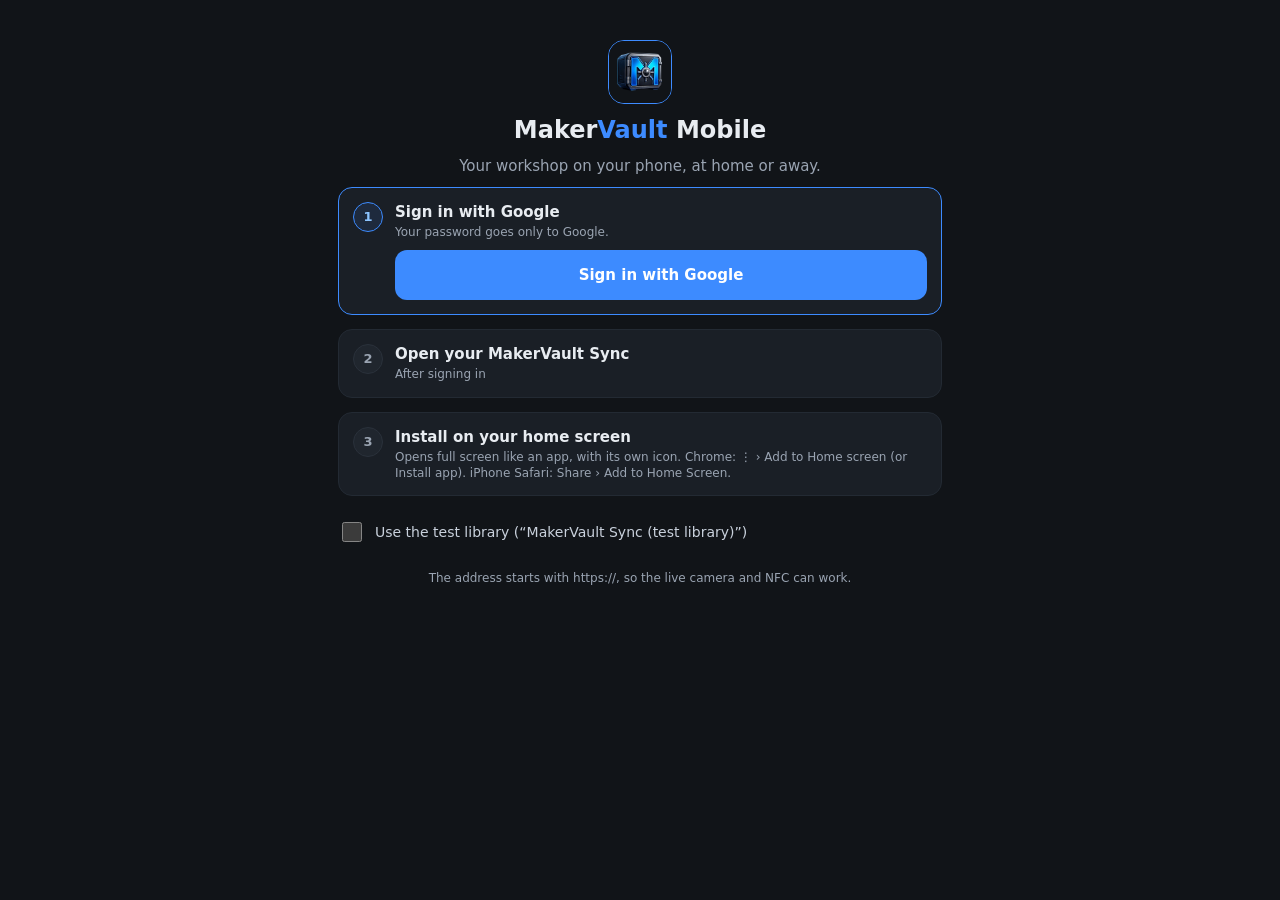
<file: index.html>
<!doctype html>
<html lang="en">
<head>
<meta charset="utf-8">
<meta name="viewport" content="width=device-width, initial-scale=1, viewport-fit=cover">
<meta name="theme-color" content="#111418">
<meta name="color-scheme" content="dark">
<meta name="apple-mobile-web-app-capable" content="yes">
<meta name="mobile-web-app-capable" content="yes">
<meta name="apple-mobile-web-app-title" content="MakerVault">
<meta name="referrer" content="no-referrer">
<meta http-equiv="Content-Security-Policy" content="default-src 'self'; script-src 'self'; style-src 'self' 'unsafe-inline'; img-src 'self' data: blob:; media-src 'self' blob:; connect-src 'self' https://www.googleapis.com https://openidconnect.googleapis.com https://oauth2.googleapis.com; form-action 'none'; base-uri 'none'">
<title>MakerVault Mobile</title>
<link rel="manifest" href="manifest.webmanifest">
<link rel="icon" href="icon-192.png">
<link rel="apple-touch-icon" href="icon-192.png">
<link rel="stylesheet" href="app.css">
<script src="config.js"></script>
<script src="sync-tables.js"></script>
<script src="engine.js"></script>
<script src="store.js"></script>
<script src="drive.js"></script>
<script src="supplyscan.js"></script>
<script src="zxing.min.js" defer></script>
<script src="app.js" defer></script>
</head>
<body>
<div id="app"><div class="loading">Opening MakerVault Mobile…</div></div>
<noscript><p class="loading">MakerVault Mobile needs JavaScript turned on in this browser.</p></noscript>
</body>
</html>
</file>
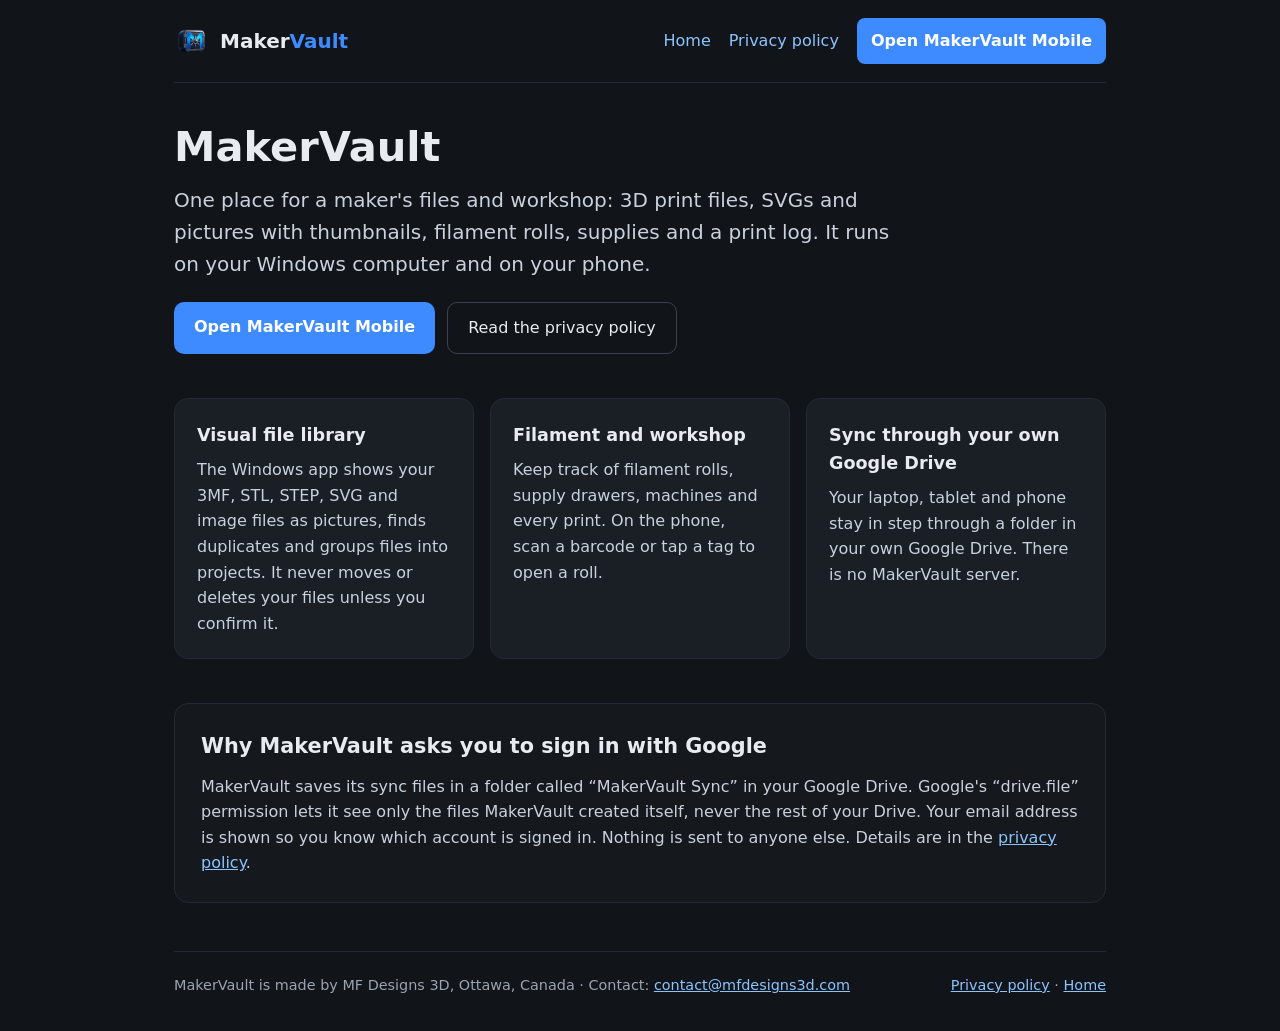
<file: home.html>
<!doctype html>
<html lang="en">
<head>
<meta charset="utf-8">
<meta name="viewport" content="width=device-width, initial-scale=1">
<meta name="color-scheme" content="dark">
<meta name="theme-color" content="#111418">
<meta name="referrer" content="no-referrer">
<meta http-equiv="Content-Security-Policy" content="default-src 'self'; img-src 'self'; style-src 'self'; script-src 'none'; form-action 'none'; base-uri 'none'">
<link rel="icon" href="icon-192.png">
<link rel="stylesheet" href="site.css">
<title>MakerVault — files, filament and workshop for makers</title>
<meta name="description" content="MakerVault keeps a maker's 3D print files, SVGs, filament, supplies and print log in one place, on Windows and on the phone.">
</head>
<body>
<div class="wrap">
<header>
  <a class="brand" href="home.html"><img src="icon-192.png" alt="" width="36" height="36"><span>Maker<b>Vault</b></span></a>
  <nav aria-label="Site"><a href="home.html">Home</a><a href="privacy.html">Privacy policy</a><a class="btn primary" href="./">Open MakerVault Mobile</a></nav>
</header>
<main>
  <section>
    <h1>MakerVault</h1>
    <p class="lead">One place for a maker's files and workshop: 3D print files, SVGs and pictures with thumbnails, filament rolls, supplies and a print log. It runs on your Windows computer and on your phone.</p>
    <div class="buttons"><a class="btn primary" href="./">Open MakerVault Mobile</a><a class="btn ghost" href="privacy.html">Read the privacy policy</a></div>
  </section>
  <div class="cards">
    <div class="card"><h2>Visual file library</h2><p>The Windows app shows your 3MF, STL, STEP, SVG and image files as pictures, finds duplicates and groups files into projects. It never moves or deletes your files unless you confirm it.</p></div>
    <div class="card"><h2>Filament and workshop</h2><p>Keep track of filament rolls, supply drawers, machines and every print. On the phone, scan a barcode or tap a tag to open a roll.</p></div>
    <div class="card"><h2>Sync through your own Google Drive</h2><p>Your laptop, tablet and phone stay in step through a folder in your own Google Drive. There is no MakerVault server.</p></div>
  </div>
  <div class="panel">
    <h2>Why MakerVault asks you to sign in with Google</h2>
    <p>MakerVault saves its sync files in a folder called “MakerVault Sync” in your Google Drive. Google's “drive.file” permission lets it see only the files MakerVault created itself, never the rest of your Drive. Your email address is shown so you know which account is signed in. Nothing is sent to anyone else. Details are in the <a href="privacy.html">privacy policy</a>.</p>
  </div>
</main>
<footer>
  <span>MakerVault is made by MF Designs 3D, Ottawa, Canada · Contact: <a href="mailto:contact@mfdesigns3d.com">contact@mfdesigns3d.com</a></span>
  <span><a href="privacy.html">Privacy policy</a> · <a href="home.html">Home</a></span>
</footer>
</div>
</body>
</html>
</file>
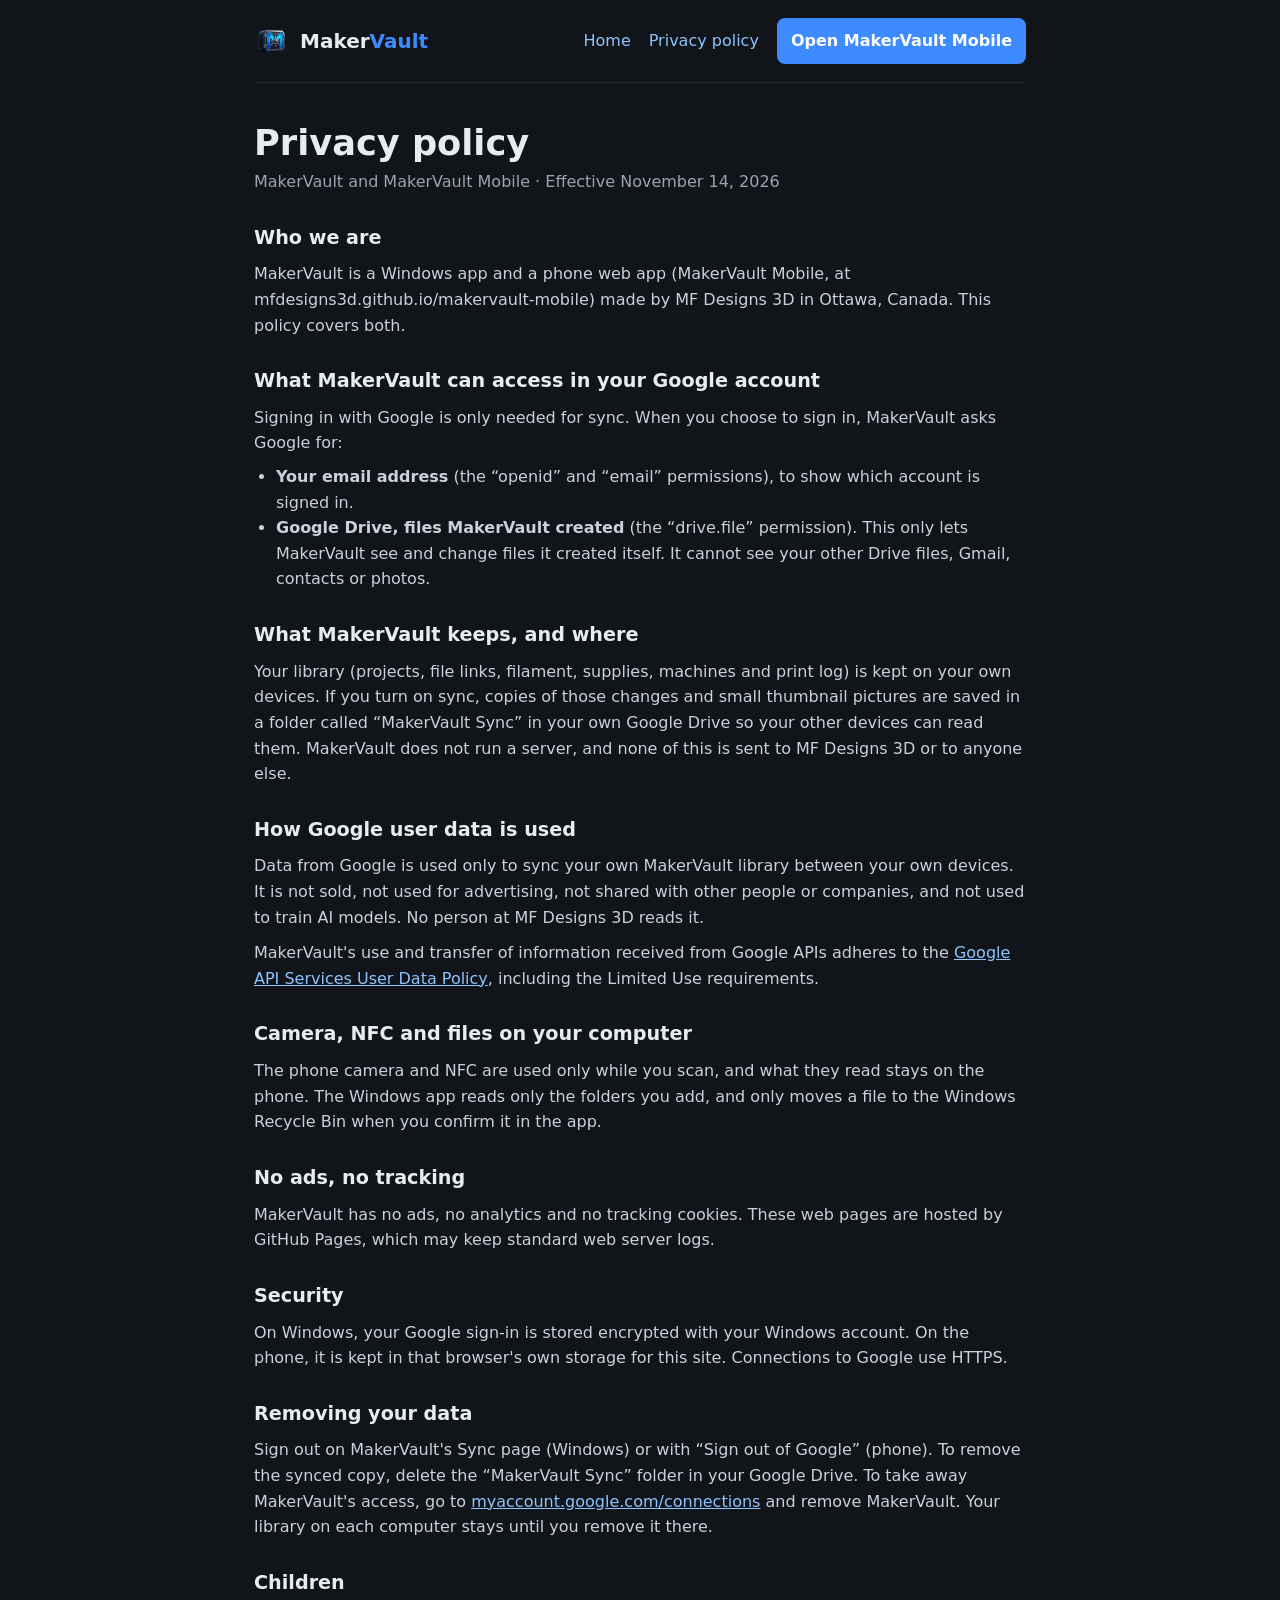
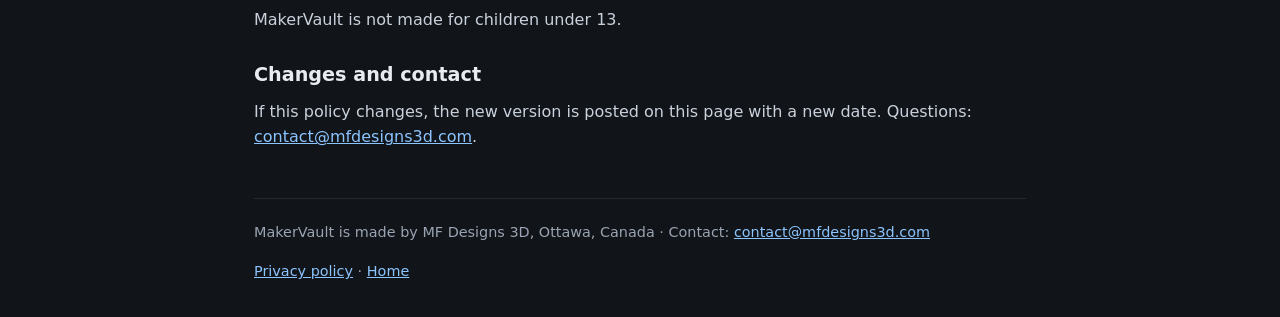
<file: privacy.html>
<!doctype html>
<html lang="en">
<head>
<meta charset="utf-8">
<meta name="viewport" content="width=device-width, initial-scale=1">
<meta name="color-scheme" content="dark">
<meta name="theme-color" content="#111418">
<meta name="referrer" content="no-referrer">
<meta http-equiv="Content-Security-Policy" content="default-src 'self'; img-src 'self'; style-src 'self'; script-src 'none'; form-action 'none'; base-uri 'none'">
<link rel="icon" href="icon-192.png">
<link rel="stylesheet" href="site.css">
<title>MakerVault privacy policy</title>
<meta name="description" content="How MakerVault and MakerVault Mobile use your Google account and your data.">
</head>
<body>
<div class="wrap narrow">
<header>
  <a class="brand" href="home.html"><img src="icon-192.png" alt="" width="36" height="36"><span>Maker<b>Vault</b></span></a>
  <nav aria-label="Site"><a href="home.html">Home</a><a href="privacy.html">Privacy policy</a><a class="btn primary" href="./">Open MakerVault Mobile</a></nav>
</header>
<main class="policy">
  <div><h1>Privacy policy</h1><div class="date">MakerVault and MakerVault Mobile · Effective November 14, 2026</div></div>
  <section><h2>Who we are</h2><p>MakerVault is a Windows app and a phone web app (MakerVault Mobile, at mfdesigns3d.github.io/makervault-mobile) made by MF Designs 3D in Ottawa, Canada. This policy covers both.</p></section>
  <section><h2>What MakerVault can access in your Google account</h2>
    <p>Signing in with Google is only needed for sync. When you choose to sign in, MakerVault asks Google for:</p>
    <ul>
      <li><b>Your email address</b> (the “openid” and “email” permissions), to show which account is signed in.</li>
      <li><b>Google Drive, files MakerVault created</b> (the “drive.file” permission). This only lets MakerVault see and change files it created itself. It cannot see your other Drive files, Gmail, contacts or photos.</li>
    </ul></section>
  <section><h2>What MakerVault keeps, and where</h2><p>Your library (projects, file links, filament, supplies, machines and print log) is kept on your own devices. If you turn on sync, copies of those changes and small thumbnail pictures are saved in a folder called “MakerVault Sync” in your own Google Drive so your other devices can read them. MakerVault does not run a server, and none of this is sent to MF Designs 3D or to anyone else.</p></section>
  <section><h2>How Google user data is used</h2><p>Data from Google is used only to sync your own MakerVault library between your own devices. It is not sold, not used for advertising, not shared with other people or companies, and not used to train AI models. No person at MF Designs 3D reads it.</p>
    <p>MakerVault's use and transfer of information received from Google APIs adheres to the <a href="https://developers.google.com/terms/api-services-user-data-policy">Google API Services User Data Policy</a>, including the Limited Use requirements.</p></section>
  <section><h2>Camera, NFC and files on your computer</h2><p>The phone camera and NFC are used only while you scan, and what they read stays on the phone. The Windows app reads only the folders you add, and only moves a file to the Windows Recycle Bin when you confirm it in the app.</p></section>
  <section><h2>No ads, no tracking</h2><p>MakerVault has no ads, no analytics and no tracking cookies. These web pages are hosted by GitHub Pages, which may keep standard web server logs.</p></section>
  <section><h2>Security</h2><p>On Windows, your Google sign-in is stored encrypted with your Windows account. On the phone, it is kept in that browser's own storage for this site. Connections to Google use HTTPS.</p></section>
  <section><h2>Removing your data</h2><p>Sign out on MakerVault's Sync page (Windows) or with “Sign out of Google” (phone). To remove the synced copy, delete the “MakerVault Sync” folder in your Google Drive. To take away MakerVault's access, go to <a href="https://myaccount.google.com/connections">myaccount.google.com/connections</a> and remove MakerVault. Your library on each computer stays until you remove it there.</p></section>
  <section><h2>Children</h2><p>MakerVault is not made for children under 13.</p></section>
  <section><h2>Changes and contact</h2><p>If this policy changes, the new version is posted on this page with a new date. Questions: <a href="mailto:contact@mfdesigns3d.com">contact@mfdesigns3d.com</a>.</p></section>
</main>
<footer>
  <span>MakerVault is made by MF Designs 3D, Ottawa, Canada · Contact: <a href="mailto:contact@mfdesigns3d.com">contact@mfdesigns3d.com</a></span>
  <span><a href="privacy.html">Privacy policy</a> · <a href="home.html">Home</a></span>
</footer>
</div>
</body>
</html>
</file>
<file: app.css>
/* MakerVault Mobile (Stage 12). Graphite dark theme, from the Stage 10 phone pages plus the approved Stage 12 phone boards. */
:root {
  --bg: #111418; --bar: #15191E; --card: #1A1F26; --line: #232A33; --field: #2A313B; --ring: #3A424D;
  --text: #E8ECF1; --soft: #C9D1DC; --muted: #9AA4B2; --faint: #6E7886;
  --blue: #3D8BFF; --blue-text: #8CC4FF; --blue-bg: #1E2A3D;
  --low: #FFC266; --low-bg: #2A2212; --low-line: #5A4520; --ok: #7EE29A; --bad: #FF8A80;
}
* { box-sizing: border-box; -webkit-tap-highlight-color: transparent; }
html, body { margin: 0; height: 100%; background: var(--bg); color: var(--text); }
body { font-family: "Segoe UI Variable Text", "Segoe UI", system-ui, -apple-system, Roboto, sans-serif; font-size: 15px; line-height: 1.35; }
button, input, select, textarea { font: inherit; color: inherit; }
button { cursor: pointer; }
button:disabled { opacity: .45; cursor: default; }
#app { min-height: 100%; display: flex; flex-direction: column; max-width: 640px; margin: 0 auto; }
.loading { padding: 40px 20px; color: var(--muted); text-align: center; }

header.top { position: sticky; top: 0; z-index: 5; background: var(--bg); padding: calc(14px + env(safe-area-inset-top)) 18px 10px; display: flex; align-items: center; gap: 6px; }
header.top .titles { flex: 1; min-width: 0; }
header.top h1 { margin: 0; font-size: 22px; font-weight: 600; overflow: hidden; text-overflow: ellipsis; white-space: nowrap; }
header.top .sub { color: var(--muted); font-size: 12px; margin-top: 2px; }
.back { width: 44px; height: 44px; border: 0; background: transparent; color: var(--soft); font-size: 28px; margin-left: -12px; line-height: 1; }
.conn { display: flex; align-items: center; gap: 6px; font-size: 12px; color: var(--ok); background: none; border: 0; padding: 6px 0; }
.conn i { width: 8px; height: 8px; border-radius: 4px; background: var(--ok); }
.conn.off { color: var(--bad); } .conn.off i { background: var(--bad); }
.link { border: 0; background: transparent; color: var(--blue-text); padding: 8px 4px; min-height: 44px; }

main { flex: 1; padding: 0 18px 110px; }
.search { display: flex; align-items: center; gap: 8px; height: 46px; padding: 0 12px; border: 1px solid var(--field); border-radius: 10px; background: var(--card); margin-bottom: 12px; }
.search svg { width: 18px; height: 18px; flex-shrink: 0; }
.search input { flex: 1; border: 0; background: transparent; outline: none; min-width: 0; font-size: 16px; }
.chips { display: flex; gap: 8px; overflow-x: auto; padding-bottom: 12px; margin: 0 -18px; padding-left: 18px; padding-right: 18px; scrollbar-width: none; }
.chips::-webkit-scrollbar { display: none; }
.chip { flex-shrink: 0; height: 36px; padding: 0 14px; border-radius: 18px; border: 1px solid var(--field); background: var(--card); font-size: 13px; }
.chip.on { border-color: var(--blue); background: var(--blue-bg); }

.grid { display: grid; grid-template-columns: repeat(2, minmax(0, 1fr)); gap: 12px; }
.pcard { text-align: left; padding: 0; border-radius: 12px; border: 1px solid var(--line); background: var(--card); overflow: hidden; }
.pic { height: 112px; background: #1C2633; display: flex; align-items: center; justify-content: center; position: relative; overflow: hidden; }
.pic img { width: 100%; height: 100%; object-fit: contain; padding: 6px; }
.pic .ph { color: var(--faint); font-size: 12px; text-align: center; padding: 8px; }
.pcard .t { padding: 8px 10px 10px; }
.pcard .n { font-weight: 600; font-size: 13px; overflow: hidden; text-overflow: ellipsis; white-space: nowrap; }
.pcard .s { color: var(--muted); font-size: 12px; margin-top: 2px; overflow: hidden; text-overflow: ellipsis; white-space: nowrap; }
.star { position: absolute; top: 6px; right: 8px; color: var(--low); font-size: 14px; }

.tiles { display: grid; grid-template-columns: repeat(2, minmax(0, 1fr)); gap: 10px; margin-bottom: 12px; }
.tile { text-align: left; background: var(--card); border-radius: 12px; padding: 10px 12px; border: 1px solid var(--line); }
.tile .l { color: var(--muted); font-size: 12px; } .tile .v { font-size: 24px; font-weight: 600; }
.tile.on { border-color: var(--blue); background: var(--blue-bg); }
.tile.warn .v { color: var(--low); } .tile.info .v { color: var(--blue-text); }

.rows { display: flex; flex-direction: column; gap: 8px; }
.frow { display: flex; align-items: center; gap: 12px; min-height: 62px; padding: 8px 12px; border-radius: 12px; border: 1px solid var(--line); background: var(--card); text-align: left; width: 100%; }
.frow.low { border-color: var(--low-line); background: var(--low-bg); }
.frow.on { border-color: var(--blue); background: var(--blue-bg); }
.sw { width: 30px; height: 30px; border-radius: 50%; border: 1px solid var(--ring); flex-shrink: 0; }
.frow .mid { flex: 1; min-width: 0; }
.frow .n { display: block; font-weight: 600; font-size: 14px; overflow: hidden; text-overflow: ellipsis; white-space: nowrap; }
.frow .s { display: block; color: var(--muted); font-size: 12px; margin-top: 2px; }
.frow .amt { font-size: 13px; font-weight: 600; color: var(--soft); white-space: nowrap; }
.frow.low .amt { color: var(--low); }
.frow input[type=radio] { width: 20px; height: 20px; accent-color: var(--blue); flex-shrink: 0; }

.box { background: var(--card); border: 1px solid var(--line); border-radius: 14px; padding: 14px; margin-bottom: 14px; }
.box h2 { margin: 0 0 10px; font-size: 14px; font-weight: 400; color: var(--soft); }
.spool { height: 130px; border-radius: 16px; background: var(--card); display: flex; align-items: center; justify-content: center; margin-bottom: 14px; }
.spool .ring { width: 96px; height: 96px; border-radius: 50%; border: 9px solid var(--field); display: flex; align-items: center; justify-content: center; }
.spool .hole { width: 28px; height: 28px; border-radius: 50%; background: var(--bg); }
.stepper { display: flex; align-items: center; }
.stepper .l { flex: 1; color: var(--soft); }
.stepper .num { width: 48px; text-align: center; font-size: 20px; font-weight: 600; }
.sq { width: 48px; height: 48px; border-radius: 12px; border: 1px solid var(--field); background: var(--bg); font-size: 22px; }
.roll { display: flex; flex-direction: column; gap: 8px; margin-bottom: 14px; }
.barline { display: flex; align-items: center; gap: 10px; }
.bar { flex: 1; height: 10px; border-radius: 5px; background: #243246; overflow: hidden; }
.bar b { display: block; height: 100%; border-radius: 5px; background: var(--blue); }
.bar.low b { background: var(--low); }
.pct { width: 48px; text-align: right; font-weight: 600; }
.btns { display: flex; gap: 8px; }
.btn { flex: 1; min-height: 46px; border-radius: 10px; border: 1px solid var(--field); background: var(--bg); padding: 0 10px; }
.btn.ghost { background: var(--card); }
.btn.primary { border: 0; background: var(--blue); color: #fff; font-weight: 600; }
.btn.dashed { border: 1px dashed var(--ring); background: transparent; color: var(--blue-text); }
.btn.danger { color: var(--bad); }
.wide { width: 100%; min-height: 50px; border-radius: 12px; }
.note { background: var(--card); border: 1px solid var(--line); border-radius: 12px; padding: 12px 14px; color: var(--muted); font-size: 13px; line-height: 1.45; margin-bottom: 14px; }
.note.blue { background: var(--blue-bg); border-color: var(--blue); color: var(--soft); }
.note.warn { background: var(--low-bg); border-color: var(--low-line); color: var(--soft); }
.muted { color: var(--muted); } .small { font-size: 12px; }
ol.steps { margin: 0 0 16px; padding-left: 20px; color: var(--soft); line-height: 1.6; }

label.field, div.field { display: block; margin-bottom: 12px; }
label.field span, div.field > span:first-child { display: block; color: var(--muted); font-size: 12px; margin-bottom: 4px; }
input.text, textarea.text, select.text { width: 100%; min-height: 48px; padding: 10px 12px; border-radius: 10px; border: 1px solid var(--field); background: var(--card); font-size: 16px; outline: none; }
input.text:focus, textarea.text:focus { border-color: var(--blue); }
textarea.text { min-height: 90px; resize: vertical; }
input.code { letter-spacing: 8px; text-align: center; font-size: 28px; font-weight: 600; }
.seg { display: flex; background: var(--bar); border: 1px solid var(--field); border-radius: 12px; padding: 4px; margin-bottom: 12px; }
.seg button { flex: 1; height: 40px; border: 0; border-radius: 9px; background: transparent; color: var(--soft); }
.seg button.on { background: var(--field); color: var(--text); }
.check { display: flex; align-items: center; gap: 10px; color: var(--soft); font-size: 14px; min-height: 44px; }
.check input { width: 20px; height: 20px; accent-color: var(--blue); }

.scanpad { border-radius: 18px; background: #05070A; border: 1px solid var(--line); height: 260px; display: flex; flex-direction: column; align-items: center; justify-content: center; gap: 14px; margin-bottom: 14px; text-align: center; padding: 16px; }
.frame { width: 220px; height: 130px; border: 3px solid var(--blue); border-radius: 18px; display: flex; align-items: center; justify-content: center; }
.frame i { width: 170px; height: 2px; background: var(--low); }
.scanpad img { max-width: 100%; max-height: 180px; border-radius: 10px; }
.result { background: var(--card); border: 1px solid var(--field); border-radius: 18px; padding: 16px; margin-bottom: 14px; }
.result .who { display: flex; align-items: center; gap: 12px; margin-bottom: 12px; }
.result .sw { width: 40px; height: 40px; }

.files { display: flex; flex-direction: column; gap: 6px; }
.file { display: flex; gap: 10px; align-items: center; padding: 8px 10px; background: var(--card); border: 1px solid var(--line); border-radius: 10px; }
.file .fi { width: 44px; height: 44px; border-radius: 8px; background: #1C2633; flex-shrink: 0; overflow: hidden; display: flex; align-items: center; justify-content: center; color: var(--faint); font-size: 10px; }
.file .fi img { width: 100%; height: 100%; object-fit: contain; }
.file .m { flex: 1; min-width: 0; }
.file .n { font-size: 13px; overflow: hidden; text-overflow: ellipsis; white-space: nowrap; }
.file .s { font-size: 11px; color: var(--muted); }
.big { height: 230px; border-radius: 14px; background: #1C2633; display: flex; align-items: center; justify-content: center; margin-bottom: 14px; overflow: hidden; }
.big img { width: 100%; height: 100%; object-fit: contain; }
.tags { display: flex; gap: 6px; flex-wrap: wrap; margin-bottom: 14px; }
.tag { font-size: 12px; padding: 4px 10px; border-radius: 12px; background: #222A35; color: var(--soft); }

nav.tabs { position: fixed; left: 0; right: 0; bottom: 0; z-index: 6; display: flex; border-top: 1px solid var(--line); background: var(--bar); padding: 6px 8px calc(10px + env(safe-area-inset-bottom)); }
nav.tabs .in { display: flex; width: 100%; max-width: 640px; margin: 0 auto; }
nav.tabs button { flex: 1; height: 56px; border: 0; background: transparent; display: flex; flex-direction: column; align-items: center; justify-content: center; gap: 4px; color: var(--muted); font-size: 11px; }
nav.tabs button.on { color: var(--blue-text); font-weight: 600; }
nav.tabs .scan span { width: 44px; height: 44px; border-radius: 22px; background: var(--blue); display: flex; align-items: center; justify-content: center; }
nav.tabs svg { width: 22px; height: 22px; }

.sheet-back { position: fixed; inset: 0; background: rgba(0,0,0,.55); z-index: 20; display: flex; align-items: flex-end; justify-content: center; }
.sheet { width: 100%; max-width: 640px; background: var(--card); border-radius: 18px 18px 0 0; border-top: 1px solid var(--field); padding: 18px 18px calc(18px + env(safe-area-inset-bottom)); }
.sheet h3 { margin: 0 0 12px; font-size: 17px; }
.quick { display: flex; gap: 8px; margin: 10px 0 14px; flex-wrap: wrap; }
.quick button { flex: 1; min-width: 56px; height: 42px; border-radius: 10px; border: 1px solid var(--field); background: var(--bg); }
.toast { position: fixed; left: 50%; bottom: calc(96px + env(safe-area-inset-bottom)); transform: translateX(-50%); background: #2A313B; color: var(--text); padding: 10px 16px; border-radius: 12px; z-index: 30; font-size: 14px; max-width: 90%; text-align: center; box-shadow: 0 6px 24px rgba(0,0,0,.4); }
.toast.bad { background: #4A2420; }
canvas.label { width: 100%; max-width: 420px; background: #fff; border-radius: 10px; display: block; margin: 0 auto 14px; }
.hidden { display: none !important; }
/* Stage 11: supplies and NFC tags */
.stepper .l .n { display: block; font-weight: 600; font-size: 14px; overflow: hidden; text-overflow: ellipsis; white-space: nowrap; }
.stepper .l .s { display: block; color: var(--muted); font-size: 12px; margin-top: 2px; font-weight: 400; }
.stepper.low { border-color: var(--low-line); background: var(--low-bg); }
.stepper.out { border-color: var(--low-line); }
.stepper.out .num { color: var(--low); }
.mono { font-family: ui-monospace, "Cascadia Mono", monospace; font-size: 13px; }
ol.steps { margin: 6px 0 0 0; padding-left: 20px; line-height: 1.6; }
.stepper .l { min-width: 0; }
.sws { display: flex; gap: 3px; flex-shrink: 0; }

/* ---------------------------------------------------------------- Stage 12: MakerVault Mobile */
.conn.busy { color: var(--blue-text); } .conn.busy i { background: var(--blue-text); }
.conn { border: 1px solid #2E5A3A; background: #13261A; border-radius: 12px; padding: 4px 10px; }
.conn.off { border-color: var(--low-line); background: var(--low-bg); color: var(--low); } .conn.off i { background: var(--low); }
.conn.busy { border-color: var(--blue); background: var(--blue-bg); }
.hero { padding: calc(40px + env(safe-area-inset-top)) 22px 10px; display: flex; flex-direction: column; align-items: center; gap: 10px; text-align: center; }
.hero img { border-radius: 16px; border: 1px solid var(--blue); }
.hero .brand { font-size: 24px; font-weight: 600; } .hero .brand span { color: var(--blue); }
.stepdot { width: 30px; height: 30px; border-radius: 15px; flex-shrink: 0; display: flex; align-items: center; justify-content: center; font-weight: 700; font-size: 13px; background: #20262E; border: 1px solid var(--field); color: var(--muted); }
.stepdot.on { background: var(--blue-bg); border-color: var(--blue); color: var(--blue-text); }
.stepdot.done { background: #13261A; border-color: #2E5A3A; color: var(--ok); }
.htiles { display: grid; grid-template-columns: repeat(2, minmax(0, 1fr)); gap: 10px; margin-bottom: 12px; }
.htile { height: 64px; border-radius: 12px; border: 1px solid var(--field); background: var(--card); display: flex; align-items: center; gap: 10px; padding: 0 14px; font-weight: 600; text-align: left; }
.htile svg { width: 22px; height: 22px; flex-shrink: 0; }
.lrow { display: flex; align-items: center; gap: 12px; padding: 9px 0; border: 0; border-bottom: 1px solid var(--line); background: transparent; width: 100%; text-align: left; }
.lrow:last-child { border-bottom: 0; }
.lrow .mid { flex: 1; min-width: 0; } .lrow .n { display: block; font-weight: 600; overflow: hidden; text-overflow: ellipsis; white-space: nowrap; } .lrow .s { display: block; color: var(--muted); font-size: 12px; }
.lrow .sw { width: 22px; height: 22px; }
.sw.grey { background: var(--ring); } .sw.big { width: 34px; height: 34px; }
.pill { font-size: 11px; font-weight: 600; padding: 2px 8px; border-radius: 10px; background: var(--blue-bg); color: var(--blue-text); border: 1px solid var(--blue); white-space: nowrap; text-decoration: none; }
.pill.low { background: var(--low-bg); color: var(--low); border-color: var(--low-line); }
.pill.ok { background: #13261A; color: var(--ok); border-color: #2E5A3A; }
.nextbox { width: 100%; text-align: left; display: block; }
a { color: var(--blue-text); }
.linkish { background: none; border: 0; color: var(--blue-text); text-decoration: underline; padding: 8px; }
/* live camera */
.live { position: fixed; inset: 0; background: #05070A; z-index: 10; overflow: hidden; }
.livebox, .livebox video { position: absolute; inset: 0; width: 100%; height: 100%; object-fit: cover; }
.livetop { position: absolute; left: 0; right: 0; top: 0; padding: calc(14px + env(safe-area-inset-top)) 18px 0; display: flex; align-items: center; gap: 10px; }
.livetitle { flex: 1; text-align: center; color: var(--soft); text-shadow: 0 1px 3px #000; }
.round { width: 44px; height: 44px; border-radius: 22px; border: 0; background: rgba(26,31,38,.85); color: var(--text); font-size: 22px; display: flex; align-items: center; justify-content: center; }
.round svg { width: 20px; height: 20px; } .round.on { background: var(--low); }
.liveframe { position: absolute; left: 10%; right: 10%; top: 22%; height: 30%; border: 2px solid rgba(255,255,255,.45); border-radius: 18px; box-shadow: 0 0 0 2000px rgba(0,0,0,.25); }
.livehint { position: absolute; left: 16px; right: 16px; top: calc(54% + 8px); text-align: center; color: var(--soft); font-size: 13px; text-shadow: 0 1px 3px #000; }
.livemodes { position: absolute; left: 0; right: 0; top: calc(54% + 44px); display: flex; justify-content: center; gap: 8px; }
.livemodes button { height: 36px; padding: 0 16px; border-radius: 18px; border: 1px solid var(--ring); background: rgba(26,31,38,.9); color: var(--soft); font-size: 13px; }
.livemodes button.on { border: 0; background: var(--blue); color: #fff; font-weight: 600; }
.livesheet { position: absolute; left: 0; right: 0; bottom: 0; background: #1C222A; border-top: 1px solid var(--blue); border-radius: 18px 18px 0 0; padding: 16px 18px calc(22px + env(safe-area-inset-bottom)); max-height: 45%; overflow: auto; }
.livelinks { position: absolute; left: 0; right: 0; bottom: calc(8px + env(safe-area-inset-bottom)); text-align: center; }
.livesheet:not(.hidden) ~ .livelinks { display: none; }
.livesheet .btns .btn { min-height: 48px; border-radius: 12px; }
/* NFC */
.nfcring { position: relative; width: 200px; height: 200px; margin: 10px auto 8px; border-radius: 100px; border: 2px solid #22314A; display: flex; align-items: center; justify-content: center; }
.nfcring > div { width: 100px; height: 100px; border-radius: 50px; background: var(--blue-bg); border: 2px solid var(--blue); display: flex; align-items: center; justify-content: center; }
.nfcring svg { width: 44px; height: 44px; }
.nfcring.on::before { content: ""; position: absolute; inset: 28px; border-radius: 80px; border: 2px solid #2D4A75; animation: nfcpulse 2s ease-out infinite; }
@keyframes nfcpulse { from { transform: scale(.85); opacity: 1; } to { transform: scale(1.2); opacity: 0; } }
@media (prefers-reduced-motion: reduce) { .nfcring.on::before { animation: none; } }
.nfcwords { text-align: center; font-size: 16px; font-weight: 600; margin-bottom: 4px; }
/* log a print */
.logline { display: flex; align-items: center; gap: 8px; margin-bottom: 8px; }
.logline select { flex: 1; min-width: 0; }
select.text { width: 100%; min-height: 46px; border-radius: 10px; border: 1px solid var(--field); background: var(--bg); padding: 0 10px; }
.frow svg { width: 22px; height: 22px; flex-shrink: 0; color: var(--blue-text); }
.livesheet svg { width: 32px; height: 32px; flex: 0 0 32px; }
.livesheet .mid-name { overflow-wrap: anywhere; }

/* ---------------------------------------------------------------- Stage 14: supply barcodes, Projects on Home */
.ic { width: 40px; height: 40px; border-radius: 10px; background: var(--blue-bg); display: inline-flex; align-items: center; justify-content: center; flex-shrink: 0; }
.ic svg { width: 22px; height: 22px; }
.frow.kind { min-height: 76px; }
.frow .chev { color: var(--muted); font-size: 22px; }
.stepper button.l.open { background: none; border: 0; padding: 0 8px 0 0; text-align: left; color: inherit; min-height: 44px; display: flex; flex-direction: column; justify-content: center; }
.pair { display: grid; grid-template-columns: repeat(2, minmax(0, 1fr)); gap: 10px; }
.coderow { display: flex; align-items: center; gap: 10px; padding: 8px 0; border-top: 1px solid var(--line); }
.coderow:first-child { border-top: 0; }
.coderow .mid { flex: 1; min-width: 0; display: flex; flex-direction: column; } .coderow .mono { overflow-wrap: anywhere; } .coderow .s { color: var(--muted); font-size: 12px; }
.btn.small { min-height: 36px; padding: 0 12px; font-size: 13px; flex: 0 0 auto; }
.kv { display: flex; gap: 10px; padding: 3px 0; } .kv > span:first-child { width: 80px; flex-shrink: 0; }
.pthumb { width: 36px; height: 36px; border-radius: 9px; background: var(--blue-bg); display: inline-flex; align-items: center; justify-content: center; flex-shrink: 0; }
.pthumb svg { width: 18px; height: 18px; }
.stepper button.l.open .n { white-space: normal; display: -webkit-box; -webkit-line-clamp: 2; -webkit-box-orient: vertical; overflow: hidden; }
/* Stage 15: machines, loaded filament, maintenance */
.htiles.three { grid-template-columns: repeat(3, minmax(0, 1fr)); gap: 8px; }
.htiles.three .htile { height: 76px; flex-direction: column; justify-content: center; gap: 6px; padding: 0 6px; text-align: center; font-size: 13px; }
.htile.due { background: var(--low-bg); border-color: var(--low-line); }
.duebox { background: var(--low-bg); border-color: var(--low-line); }
.duetitle { font-weight: 600; color: var(--low); margin-bottom: 4px; }
.duerow { display: flex; align-items: center; gap: 10px; min-height: 52px; border-top: 1px solid var(--line); }
.duebox .duerow { border-top-color: var(--low-line); }
.duerow:first-of-type { border-top: 0; }
.duerow .mid { flex: 1; min-width: 0; }
.mcard { display: block; width: 100%; text-align: left; color: var(--text); }
.mcard.due { border-color: var(--low-line); }
.mhead { display: flex; align-items: center; gap: 8px; margin-bottom: 10px; }
.mname { flex: 1; font-weight: 600; font-size: 16px; }
.slotsq { display: flex; gap: 4px; margin-bottom: 8px; flex-wrap: wrap; }
.slotsq .sq { flex: 1 1 26px; min-width: 26px; max-width: 64px; height: 34px; border-radius: 6px; border: 1px solid var(--ring); font-size: 10px; display: flex; align-items: flex-end; justify-content: center; padding-bottom: 2px; overflow: hidden; white-space: nowrap; }
.slotsq .sq.empty { background: transparent; color: var(--muted); border-style: dashed; }
.slotrow { display: flex; align-items: center; gap: 10px; min-height: 50px; border-top: 1px solid var(--line); }
.slotrow:first-child { border-top: 0; }
.slotrow .slabel { width: 44px; flex-shrink: 0; font-size: 13px; color: var(--muted); }
.slotrow .sw { width: 18px; height: 18px; border-radius: 4px; }
.slotrow .mid { flex: 1; min-width: 0; overflow: hidden; text-overflow: ellipsis; white-space: nowrap; }
.slotuse input[type=checkbox] { width: 20px; height: 20px; accent-color: var(--blue); flex-shrink: 0; }
.slotpick { max-height: 34vh; overflow-y: auto; margin: 8px 0; }
.pchips { display: flex; flex-wrap: wrap; gap: 6px; }
.pchip { min-height: 42px; padding: 0 14px; border-radius: 10px; border: 1px solid var(--field); background: var(--bg); color: var(--soft); }
.pchip.on { background: var(--blue-bg); border-color: var(--blue); color: var(--blue-text); font-weight: 600; }

/* Stage 16: ▼ ▲ beside whole-number boxes */
.numarrows { display: flex; align-items: center; gap: 6px; }
.numarrows .sq { width: 44px; height: 44px; flex: none; font-size: 15px; color: var(--soft); display: flex; align-items: center; justify-content: center; padding: 0; }
.numarrows input.text { width: 72px; flex: none; text-align: center; }
</file>
<file: site.css>
/* MakerVault web pages (home + privacy policy). Same Graphite colours as the phone app. Stage 13. */
:root { --bg: #111418; --bar: #15191E; --card: #1A1F26; --line: #232A33; --ring: #3A424D;
  --text: #E8ECF1; --soft: #C9D1DC; --muted: #9AA4B2; --blue: #3D8BFF; --blue-text: #8CC4FF; }
* { box-sizing: border-box; }
html, body { margin: 0; background: var(--bg); color: var(--text); }
body { font-family: "Segoe UI Variable Text", "Segoe UI", system-ui, -apple-system, Roboto, sans-serif; font-size: 16px; line-height: 1.6; }
a { color: var(--blue-text); } a:hover { color: #B8DAFF; }
.wrap { max-width: 980px; margin: 0 auto; padding: 0 24px; }
.wrap.narrow { max-width: 820px; }
header { display: flex; align-items: center; justify-content: space-between; gap: 16px; flex-wrap: wrap; padding: 18px 0; border-bottom: 1px solid var(--line); }
.brand { display: flex; align-items: center; gap: 10px; text-decoration: none; color: var(--text); font-size: 20px; font-weight: 600; }
.brand img { width: 36px; height: 36px; border-radius: 9px; }
.brand b { color: var(--blue); font-weight: 600; }
nav { display: flex; gap: 18px; flex-wrap: wrap; align-items: center; }
nav a { text-decoration: none; padding: 10px 0; }
.btn { display: inline-block; text-decoration: none; padding: 12px 20px; border-radius: 10px; font-weight: 600; }
.btn.primary { background: var(--blue); color: #fff; } .btn.primary:hover { background: #3576E0; color: #fff; }
.btn.ghost { border: 1px solid var(--ring); color: var(--text); font-weight: 400; }
nav .btn { padding: 10px 14px; border-radius: 8px; }
main { display: flex; flex-direction: column; gap: 44px; padding: 40px 0 48px; }
h1 { margin: 0; font-size: 2.6rem; line-height: 1.15; }
.lead { margin: 14px 0 22px; font-size: 1.25rem; color: var(--soft); max-width: 720px; }
.buttons { display: flex; gap: 12px; flex-wrap: wrap; }
.cards { display: grid; grid-template-columns: repeat(auto-fit, minmax(240px, 1fr)); gap: 16px; }
.card { background: var(--card); border: 1px solid var(--line); border-radius: 14px; padding: 22px; }
.card h2 { margin: 0 0 8px; font-size: 1.1rem; }
.card p, .panel p, section p, section li { margin: 0; color: var(--soft); }
.panel { background: var(--bar); border: 1px solid var(--line); border-radius: 14px; padding: 26px; }
.panel h2 { margin: 0 0 10px; font-size: 1.3rem; }
.policy { gap: 28px; }
.policy h1 { font-size: 2.2rem; }
.date { color: var(--muted); margin-top: 6px; }
section h2 { margin: 0 0 8px; font-size: 1.2rem; }
section ul { margin: 8px 0 0; padding-left: 22px; }
section p + p { margin-top: 10px; }
footer { border-top: 1px solid var(--line); padding: 22px 0 34px; color: var(--muted); font-size: .9rem; display: flex; justify-content: space-between; gap: 16px; flex-wrap: wrap; }
@media (max-width: 560px) { h1 { font-size: 2rem; } .policy h1 { font-size: 1.8rem; } }
</file>
